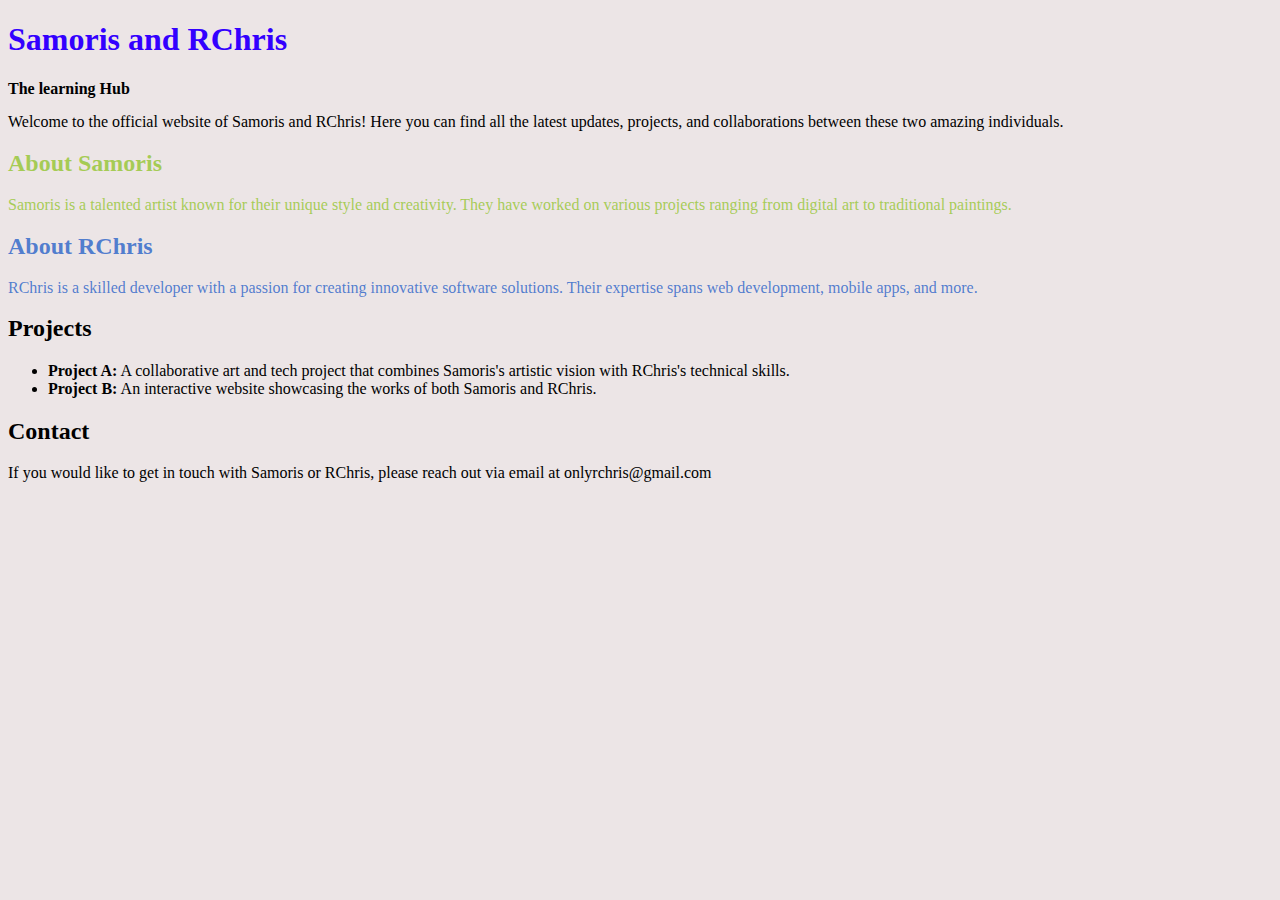
<file: Day 1/index.html>
<!DOCTYPE html>
<html lang="en">
<head>
    <meta charset="UTF-8">
    <meta name="viewport" content="width=device-width, initial-scale=1.0">
    <title>Samoris and RChris</title>
    <link rel="stylesheet" href="style.css">
</head>

<h1>Samoris and RChris</h1>
<strong>The learning Hub</strong>
<body>
            <p>Welcome to the official website of Samoris and RChris! Here you can find all the latest updates, projects, and collaborations between these two amazing individuals.</p>
            <h2 class="Samoris_color">About Samoris</h2>
            <p class="Samoris_color">Samoris is a talented artist known for their unique style and creativity. They have worked on various projects ranging from digital art to traditional paintings.</p>
            <h2 class="RChris_color">About RChris</h2>
    <p class="RChris_color">RChris is a skilled developer with a passion for creating innovative software solutions. Their expertise spans web development, mobile apps, and more.</p>
    <h2>Projects</h2>
    <ul>
        <li><strong>Project A:</strong> A collaborative art and tech project that combines Samoris's artistic vision with RChris's technical skills.</li>
        <li><strong>Project B:</strong> An interactive website showcasing the works of both Samoris and RChris.</li>
    </ul>
    <h2>Contact</h2>
    <p>If you would like to get in touch with Samoris or RChris, please reach out via email at onlyrchris@gmail.com
</body>
</html>
</file>
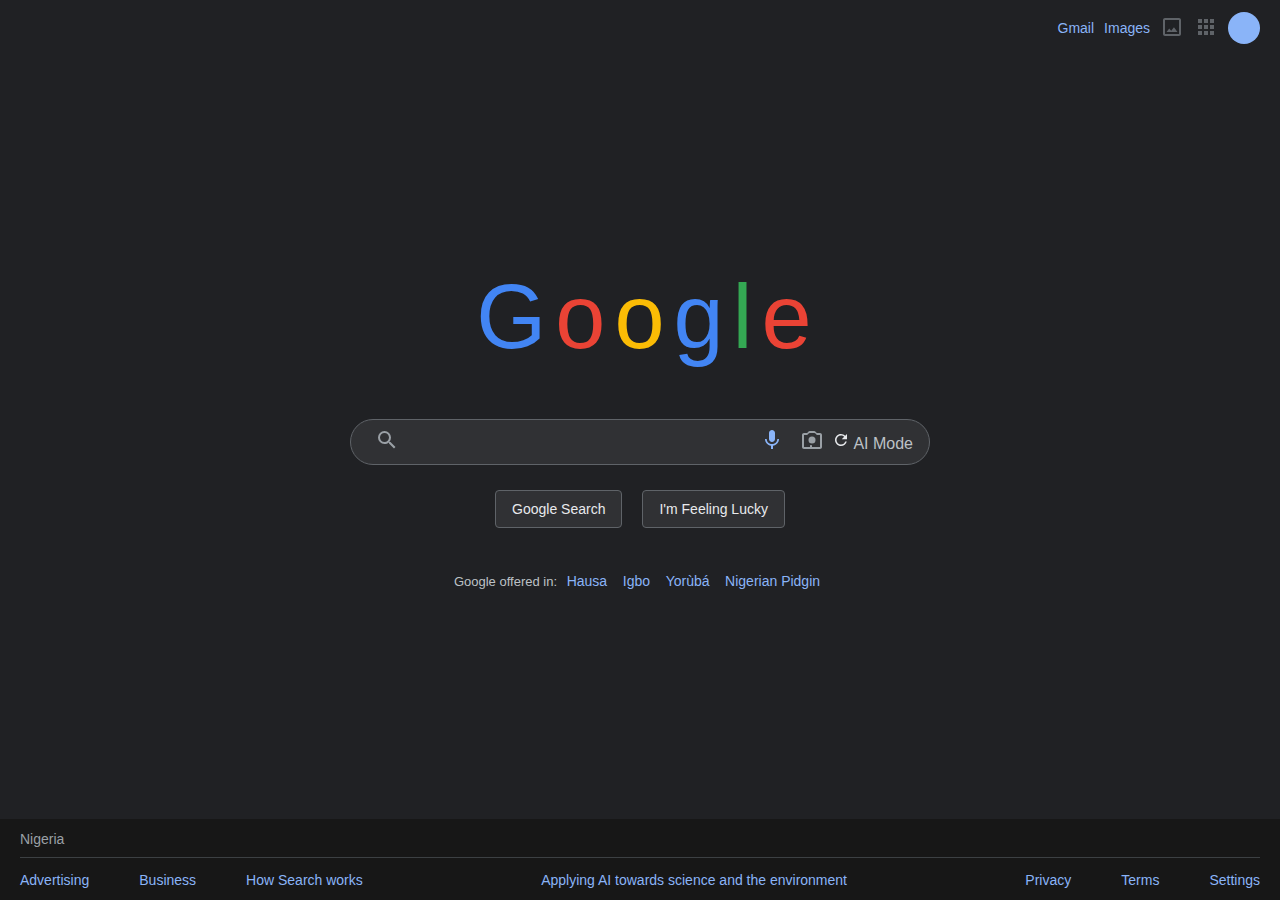
<file: Day 2/index.html>
<!DOCTYPE html>
<html lang="en">
<head>
  <meta charset="UTF-8" />
  <meta name="viewport" content="width=device-width, initial-scale=1.0"/>
  <title>Google</title>
  <link rel="stylesheet" href="style.css">
</head>
<body>

  <header class="top-bar">
  <div class="right-links">
    <a href="#">Gmail</a>
    <a href="#">Images</a>
    <div class="lab-icon">
      <svg viewBox="0 0 24 24" width="24" height="24" fill="#5f6368">
        <path d="M19 3H5c-1.1 0-2 .9-2 2v14c0 1.1.9 2 2 2h14c1.1 0 2-.9 2-2V5c0-1.1-.9-2-2-2zm0 16H5V5h14v14zm-5.04-6.71l-2.75 3.54-1.96-2.36L6.5 17h11l-3.54-4.71z"/>
      </svg>
    </div>
    <div class="apps-icon">
      <svg viewBox="0 0 24 24" width="24" height="24" fill="#5f6368">
        <path d="M4 8h4V4H4v4zm6 12h4v-4h-4v4zm-6 0h4v-4H4v4zm0-6h4v-4H4v4zm6 0h4v-4h-4v4zm6-10v4h4V4h-4zm-6 4h4V4h-4v4zm6 6h4v-4h-4v4zm0 6h4v-4h-4v4z"/>
      </svg>
    </div>
    <div class="profile-pic"></div>
  </div>
</header>
  <main>
   <div class="logo">
  <span style="color: #4285f4;">G</span>
  <span style="color: #ea4335;">o</span>
  <span style="color: #fbbc05;">o</span>
  <span style="color: #4285f4;">g</span>
  <span style="color: #34a853;">l</span>
  <span style="color: #ea4335;">e</span>
</div>
    <div class="search-container">
      <div class="search-bar">
  <div class="search-icon">
    <svg viewBox="0 0 24 24" width="24" height="24" fill="#9aa0a6">
      <path d="M15.5 14h-.79l-.28-.27A6.471 6.471 0 0 0 16 9.5 6.5 6.5 0 1 0 9.5 16c1.61 0 3.09-.59 4.23-1.57l.27.28v.79l5 4.99L20.49 19l-4.99-5zm-6 0C7.01 14 5 11.99 5 9.5S7.01 5 9.5 5 14 7.01 14 9.5 11.99 14 9.5 14z"/>
    </svg>
  </div>

  <input type="text" placeholder="" autocomplete="off">

  <div class="mic-icon">
    <svg viewBox="0 0 24 24" width="24" height="24" fill="#8ab4f8">
      <path d="M12 14c1.66 0 2.99-1.34 2.99-3L15 5c0-1.66-1.34-3-3-3S9 3.34 9 5v6c0 1.66 1.34 3 3 3zm5.3-3c0 3-2.54 5.1-5.3 5.1S6.7 14 6.7 11H5c0 3.41 2.72 6.23 6 6.72V21h2v-3.28c3.28-.48 6-3.3 6-6.72h-1.7z"/>
    </svg>
  </div>

  <div class="camera-icon">
    <svg viewBox="0 0 24 24" width="24" height="24" fill="#9aa0a6">
      <path d="M20 5h-3.17l-1.24-1.35A2 2 0 0 0 14.12 3H9.88a2 2 0 0 0-1.59.65L7.17 5H4c-1.1 0-2 .9-2 2v12c0 1.1.9 2 2 2h16c1.1 0 2-.9 2-2V7c0-1.1-.9-2-2-2zm0 14h-8v-1c0-.55-.45-1-1-1s-1 .45-1 1v1H4V7h3.17l1.24-1.35A2 2 0 0 1 9.88 5h4.24a2 2 0 0 1 1.59.65L16.83 7H20v12z"/>
      <circle cx="12" cy="12" r="3.5"/>
    </svg>
  </div>
  <div class="ai-mode">
  <svg class="ai-icon" viewBox="0 0 24 24" width="18" height="18" fill="#e8eaed">
    <path d="M17.65 6.35A7.958 7.958 0 0 0 12 4c-4.42 0-7.99 3.58-7.99 8s3.57 8 7.99 8c3.73 0 6.84-2.55 7.73-6h-2.08A5.99 5.99 0 0 1 12 18c-3.31 0-6-2.69-6-6s2.69-6 6-6c1.66 0 3.14.69 4.22 1.78L13 11h7V4l-2.35 2.35z"/>
  </svg>
  AI Mode
</div>
</div>

      <div class="buttons">
        <button>Google Search</button>
        <button>I'm Feeling Lucky</button>
      </div>
    </div>

    <div class="language">
      Google offered in: 
      <a href="#">Hausa</a> 
      <a href="#">Igbo</a> 
      <a href="#">Yorùbá</a> 
      <a href="#">Nigerian Pidgin</a>
    </div>
  </main>

  <footer>
    <div class="country">Nigeria</div>
    <div class="footer-links">
      <div class="left">
        <a href="#">Advertising</a>
        <a href="#">Business</a>
        <a href="#">How Search works</a>
      </div>
      <div class="Ai">
        <a href="#">Applying AI towards science and the environment</a>
      </div>
      <div class="right">
        <a href="#">Privacy</a>
        <a href="#">Terms</a>
        <a href="#">Settings</a>
      </div>
    </div>
  </footer>

</body>
</html>
</file>
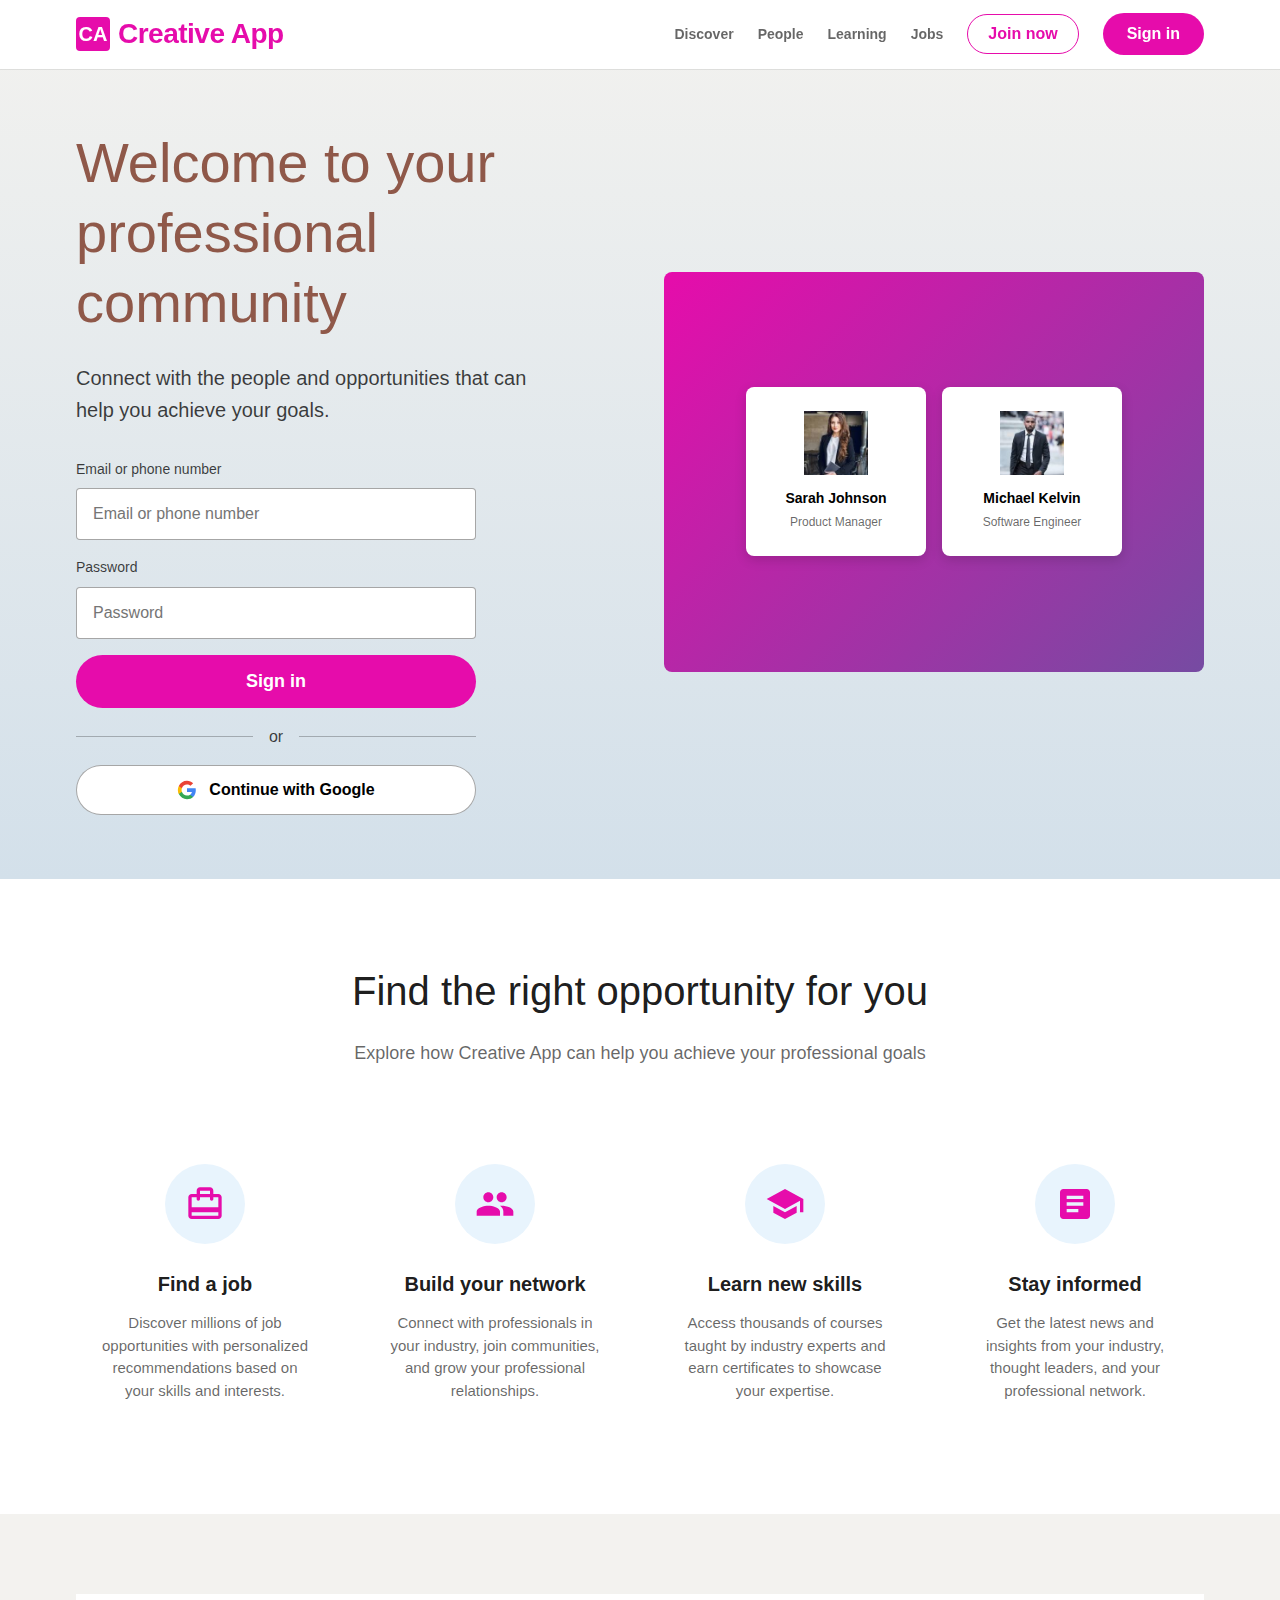
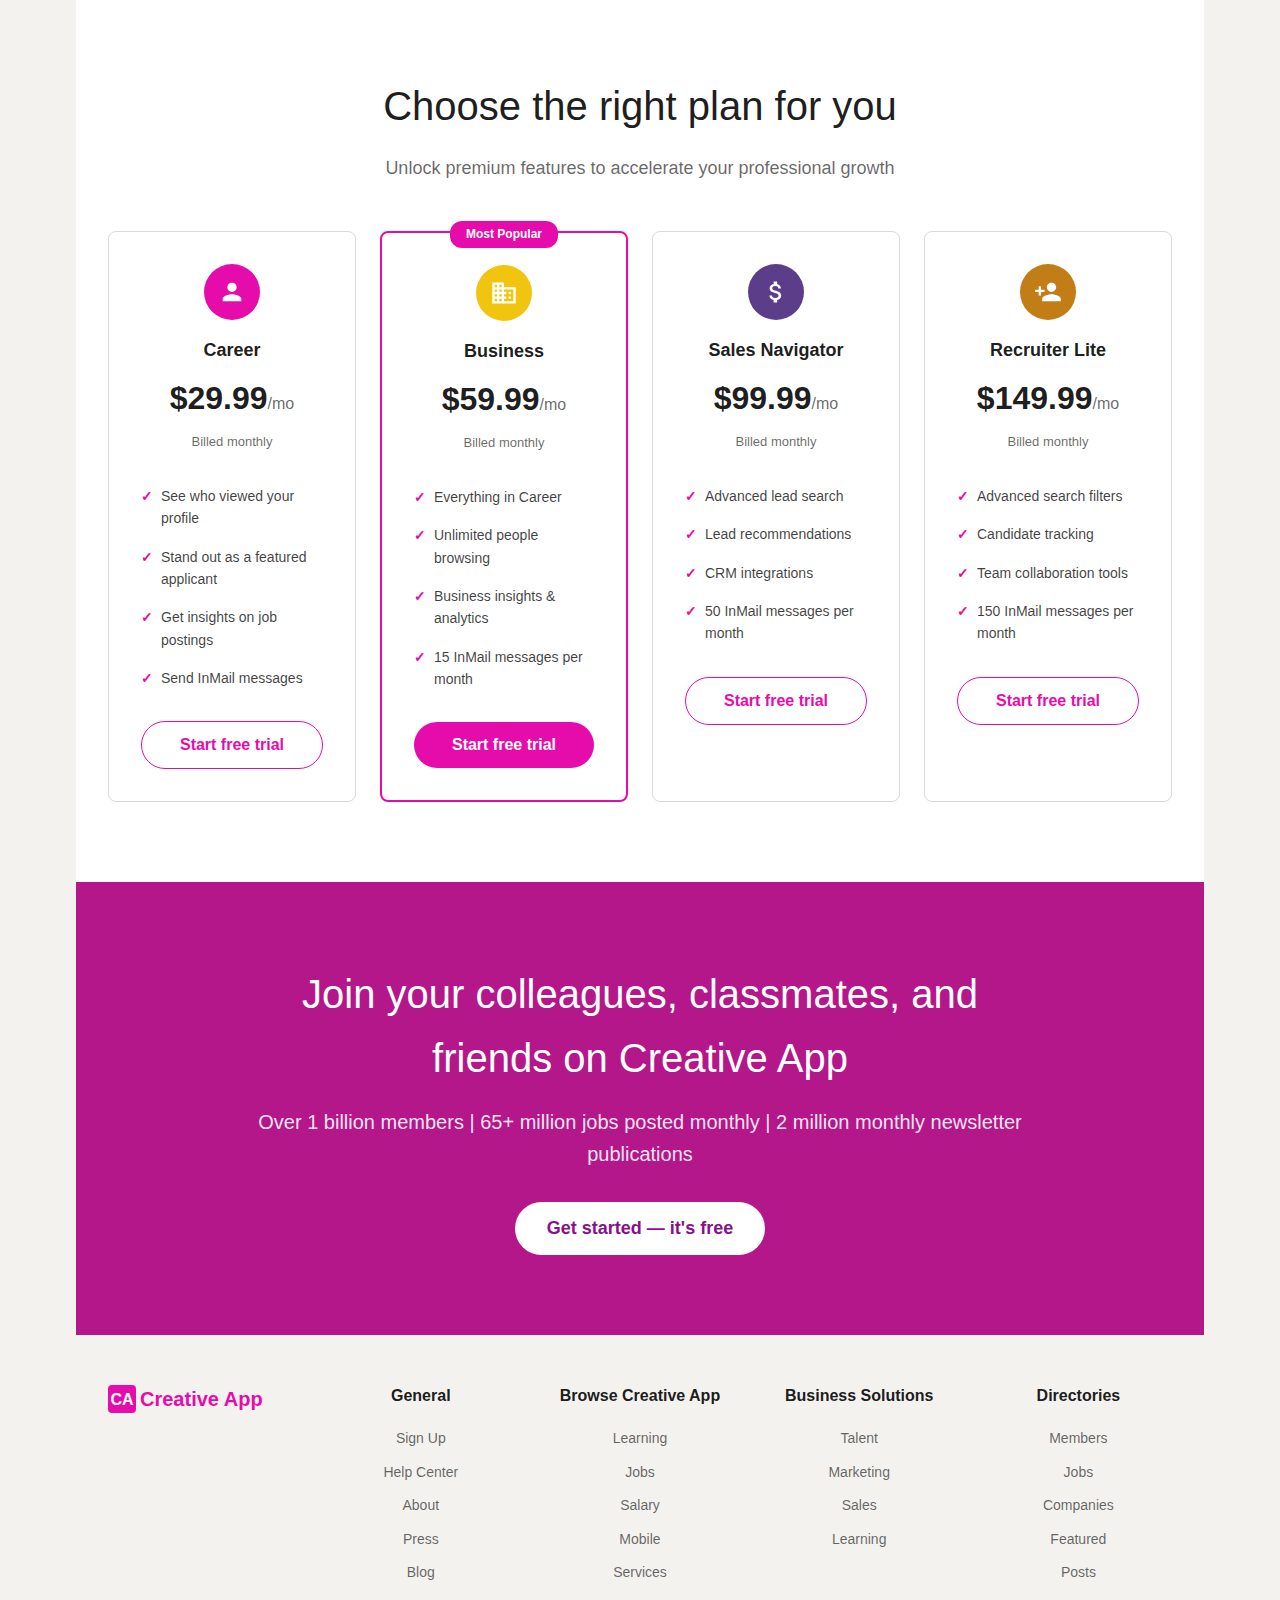
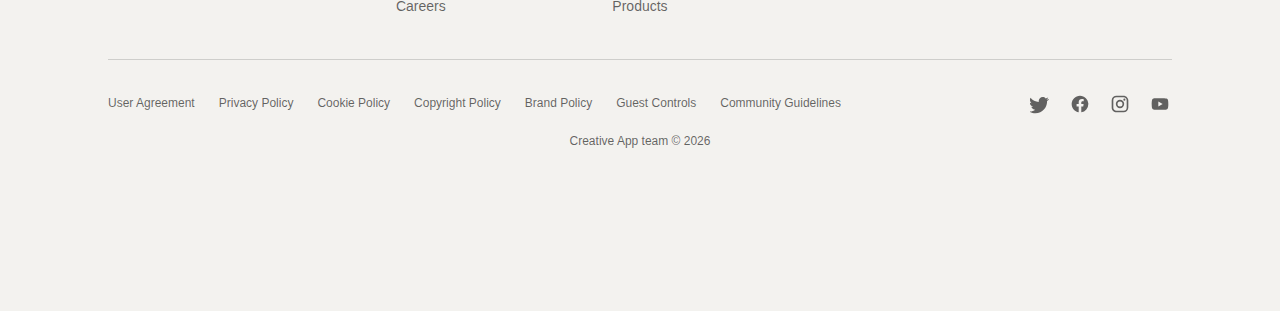
<file: Day 4/index.html>
<!DOCTYPE html>
<html lang="en">
<head>
  <meta charset="UTF-8">
  <meta name="viewport" content="width=device-width, initial-scale=1.0">
  <title>Creative App - Connect to Opportunity</title>
  <!-- Moved all styles to external stylesheet -->
  <link rel="stylesheet" href="style.css">
</head>
<body>
  <!-- Header -->
  <header>
    <div class="header-container">
      <a href="#" class="logo">
        <div class="logo-icon">CA</div>
        <span class="logo-text">Creative App</span>
      </a>
      <nav>
        <a href="#">Discover</a>
        <a href="#">People</a>
        <a href="#">Learning</a>
        <a href="#">Jobs</a>
        <button class="btn-join">Join now</button>
        <button class="btn-signin">Sign in</button>
      </nav>
    </div>
  </header>

  <!-- Hero Section -->
  <section class="hero">
    <div class="hero-container">
      <div class="hero-content">
        <h1>Welcome to your professional community</h1>
        <p>Connect with the people and opportunities that can help you achieve your goals.</p>
        <div class="hero-cta">
          <div class="hero-input">
            <label for="email">Email or phone number</label>
            <input type="email" id="email" placeholder="Email or phone number">
          </div>
          <div class="hero-input">
            <label for="password">Password</label>
            <input type="password" id="password" placeholder="Password">
          </div>
          <button class="btn-hero">Sign in</button>
          <div class="divider">or</div>
          <button class="btn-google">
            <svg width="20" height="20" viewBox="0 0 24 24">
              <path fill="#4285F4" d="M22.56 12.25c0-.78-.07-1.53-.2-2.25H12v4.26h5.92c-.26 1.37-1.04 2.53-2.21 3.31v2.77h3.57c2.08-1.92 3.28-4.74 3.28-8.09z"/>
              <path fill="#34A853" d="M12 23c2.97 0 5.46-.98 7.28-2.66l-3.57-2.77c-.98.66-2.23 1.06-3.71 1.06-2.86 0-5.29-1.93-6.16-4.53H2.18v2.84C3.99 20.53 7.7 23 12 23z"/>
              <path fill="#FBBC05" d="M5.84 14.09c-.22-.66-.35-1.36-.35-2.09s.13-1.43.35-2.09V7.07H2.18C1.43 8.55 1 10.22 1 12s.43 3.45 1.18 4.93l2.85-2.22.81-.62z"/>
              <path fill="#EA4335" d="M12 5.38c1.62 0 3.06.56 4.21 1.64l3.15-3.15C17.45 2.09 14.97 1 12 1 7.7 1 3.99 3.47 2.18 7.07l3.66 2.84c.87-2.6 3.3-4.53 6.16-4.53z"/>
            </svg>
            Continue with Google
          </button>
        </div>
      </div>
      <div class="hero-image">
        <div class="hero-illustration">
          <div class="illustration-content">
            <div class="profile-card">
              <div class="profile-avatar"> <img src="[data-uri]" alt=""></div>
              <div class="profile-name">Sarah Johnson</div>
              <div class="profile-title">Product Manager</div>
            </div>
            <div class="profile-card">
              <div class="profile-avatar"> <img src="[data-uri]" alt=""></div>
              <div class="profile-name">Michael Kelvin</div>
              <div class="profile-title">Software Engineer</div>
            </div>
          </div>
        </div>
      </div>
    </div>
  </section>

  <!-- Features Section -->
  <section class="features">
    <div class="features-container">
      <div class="features-header">
        <h2>Find the right opportunity for you</h2>
        <p>Explore how Creative App can help you achieve your professional goals</p>
      </div>
      <div class="features-grid">
        <div class="feature-card">
          <div class="feature-icon">
            <svg viewBox="0 0 24 24" fill="currentColor">
              <path d="M20 6h-3V4c0-1.1-.9-2-2-2H9c-1.1 0-2 .9-2 2v2H4c-1.1 0-2 .9-2 2v11c0 1.1.9 2 2 2h16c1.1 0 2-.9 2-2V8c0-1.1-.9-2-2-2zM9 4h6v2H9V4zm11 15H4v-2h16v2zm0-5H4V8h3v1c0 .55.45 1 1 1s1-.45 1-1V8h6v1c0 .55.45 1 1 1s1-.45 1-1V8h3v6z"/>
            </svg>
          </div>
          <h3>Find a job</h3>
          <p>Discover millions of job opportunities with personalized recommendations based on your skills and interests.</p>
        </div>
        <div class="feature-card">
          <div class="feature-icon">
            <svg viewBox="0 0 24 24" fill="currentColor">
              <path d="M16 11c1.66 0 2.99-1.34 2.99-3S17.66 5 16 5c-1.66 0-3 1.34-3 3s1.34 3 3 3zm-8 0c1.66 0 2.99-1.34 2.99-3S9.66 5 8 5C6.34 5 5 6.34 5 8s1.34 3 3 3zm0 2c-2.33 0-7 1.17-7 3.5V19h14v-2.5c0-2.33-4.67-3.5-7-3.5zm8 0c-.29 0-.62.02-.97.05 1.16.84 1.97 1.97 1.97 3.45V19h6v-2.5c0-2.33-4.67-3.5-7-3.5z"/>
            </svg>
          </div>
          <h3>Build your network</h3>
          <p>Connect with professionals in your industry, join communities, and grow your professional relationships.</p>
        </div>
        <div class="feature-card">
          <div class="feature-icon">
            <svg viewBox="0 0 24 24" fill="currentColor">
              <path d="M5 13.18v4L12 21l7-3.82v-4L12 17l-7-3.82zM12 3L1 9l11 6 9-4.91V17h2V9L12 3z"/>
            </svg>
          </div>
          <h3>Learn new skills</h3>
          <p>Access thousands of courses taught by industry experts and earn certificates to showcase your expertise.</p>
        </div>
        <div class="feature-card">
          <div class="feature-icon">
            <svg viewBox="0 0 24 24" fill="currentColor">
              <path d="M19 3H5c-1.1 0-2 .9-2 2v14c0 1.1.9 2 2 2h14c1.1 0 2-.9 2-2V5c0-1.1-.9-2-2-2zm-5 14H7v-2h7v2zm3-4H7v-2h10v2zm0-4H7V7h10v2z"/>
            </svg>
          </div>
          <h3>Stay informed</h3>
          <p>Get the latest news and insights from your industry, thought leaders, and your professional network.</p>
        </div>
      </div>
    </div>
  </section>

  <!-- Testimonials Section -->
  <section class="testimonials">
    <div class="testimonials-container">
      <div class="testimonials-header">
        
  <!-- Pricing Section -->
  <section class="pricing">
    <div class="pricing-container">
      <div class="pricing-header">
        <h2>Choose the right plan for you</h2>
        <p>Unlock premium features to accelerate your professional growth</p>
      </div>
      <div class="pricing-grid">
        <div class="pricing-card">
          <div class="pricing-icon career">
            <svg width="28" height="28" viewBox="0 0 24 24" fill="white">
              <path d="M12 12c2.21 0 4-1.79 4-4s-1.79-4-4-4-4 1.79-4 4 1.79 4 4 4zm0 2c-2.67 0-8 1.34-8 4v2h16v-2c0-2.66-5.33-4-8-4z"/>
            </svg>
          </div>
          <h3>Career</h3>
          <div class="price">$29.99<span>/mo</span></div>
          <div class="billing">Billed monthly</div>
          <ul class="pricing-features">
            <li>See who viewed your profile</li>
            <li>Stand out as a featured applicant</li>
            <li>Get insights on job postings</li>
            <li>Send InMail messages</li>
          </ul>
          <button class="btn-pricing secondary">Start free trial</button>
        </div>
        <div class="pricing-card featured">
          <div class="pricing-icon business">
            <svg width="28" height="28" viewBox="0 0 24 24" fill="white">
              <path d="M12 7V3H2v18h20V7H12zM6 19H4v-2h2v2zm0-4H4v-2h2v2zm0-4H4V9h2v2zm0-4H4V5h2v2zm4 12H8v-2h2v2zm0-4H8v-2h2v2zm0-4H8V9h2v2zm0-4H8V5h2v2zm10 12h-8v-2h2v-2h-2v-2h2v-2h-2V9h8v10zm-2-8h-2v2h2v-2zm0 4h-2v2h2v-2z"/>
            </svg>
          </div>
          <h3>Business</h3>
          <div class="price">$59.99<span>/mo</span></div>
          <div class="billing">Billed monthly</div>
          <ul class="pricing-features">
            <li>Everything in Career</li>
            <li>Unlimited people browsing</li>
            <li>Business insights & analytics</li>
            <li>15 InMail messages per month</li>
          </ul>
          <button class="btn-pricing primary">Start free trial</button>
        </div>
        <div class="pricing-card">
          <div class="pricing-icon sales">
            <svg width="28" height="28" viewBox="0 0 24 24" fill="white">
              <path d="M11.8 10.9c-2.27-.59-3-1.2-3-2.15 0-1.09 1.01-1.85 2.7-1.85 1.78 0 2.44.85 2.5 2.1h2.21c-.07-1.72-1.12-3.3-3.21-3.81V3h-3v2.16c-1.94.42-3.5 1.68-3.5 3.61 0 2.31 1.91 3.46 4.7 4.13 2.5.6 3 1.48 3 2.41 0 .69-.49 1.79-2.7 1.79-2.06 0-2.87-.92-2.98-2.1h-2.2c.12 2.19 1.76 3.42 3.68 3.83V21h3v-2.15c1.95-.37 3.5-1.5 3.5-3.55 0-2.84-2.43-3.81-4.7-4.4z"/>
            </svg>
          </div>
          <h3>Sales Navigator</h3>
          <div class="price">$99.99<span>/mo</span></div>
          <div class="billing">Billed monthly</div>
          <ul class="pricing-features">
            <li>Advanced lead search</li>
            <li>Lead recommendations</li>
            <li>CRM integrations</li>
            <li>50 InMail messages per month</li>
          </ul>
          <button class="btn-pricing secondary">Start free trial</button>
        </div>
        <div class="pricing-card">
          <div class="pricing-icon recruiter">
            <svg width="28" height="28" viewBox="0 0 24 24" fill="white">
              <path d="M15 12c2.21 0 4-1.79 4-4s-1.79-4-4-4-4 1.79-4 4 1.79 4 4 4zm-9-2V7H4v3H1v2h3v3h2v-3h3v-2H6zm9 4c-2.67 0-8 1.34-8 4v2h16v-2c0-2.66-5.33-4-8-4z"/>
            </svg>
          </div>
          <h3>Recruiter Lite</h3>
          <div class="price">$149.99<span>/mo</span></div>
          <div class="billing">Billed monthly</div>
          <ul class="pricing-features">
            <li>Advanced search filters</li>
            <li>Candidate tracking</li>
            <li>Team collaboration tools</li>
            <li>150 InMail messages per month</li>
          </ul>
          <button class="btn-pricing secondary">Start free trial</button>
        </div>
      </div>
    </div>
  </section>

  <!-- CTA Section -->
  <section class="cta">
    <div class="cta-container">
      <h2>Join your colleagues, classmates, and friends on Creative App</h2>
      <p>Over 1 billion members | 65+ million jobs posted monthly | 2 million monthly newsletter publications</p>
      <button class="btn-cta">Get started — it's free</button>
    </div>
  </section>

  <!-- Footer -->
  <footer>
    <div class="footer-container">
      <div class="footer-grid">
        <div class="footer-column">
          <div class="footer-logo">
            <div class="footer-logo-icon">CA</div>
            <span class="footer-logo-text">Creative App</span>
          </div>
        </div>
        <div class="footer-column">
          <h4>General</h4>
          <ul>
            <li><a href="#">Sign Up</a></li>
            <li><a href="#">Help Center</a></li>
            <li><a href="#">About</a></li>
            <li><a href="#">Press</a></li>
            <li><a href="#">Blog</a></li>
            <li><a href="#">Careers</a></li>
          </ul>
        </div>
        <div class="footer-column">
          <h4>Browse Creative App</h4>
          <ul>
            <li><a href="#">Learning</a></li>
            <li><a href="#">Jobs</a></li>
            <li><a href="#">Salary</a></li>
            <li><a href="#">Mobile</a></li>
            <li><a href="#">Services</a></li>
            <li><a href="#">Products</a></li>
          </ul>
        </div>
        <div class="footer-column">
          <h4>Business Solutions</h4>
          <ul>
            <li><a href="#">Talent</a></li>
            <li><a href="#">Marketing</a></li>
            <li><a href="#">Sales</a></li>
            <li><a href="#">Learning</a></li>
          </ul>
        </div>
        <div class="footer-column">
          <h4>Directories</h4>
          <ul>
            <li><a href="#">Members</a></li>
            <li><a href="#">Jobs</a></li>
            <li><a href="#">Companies</a></li>
            <li><a href="#">Featured</a></li>
            <li><a href="#">Posts</a></li>
          </ul>
        </div>
      </div>
      <div class="footer-bottom">
        <div class="footer-links">
          <a href="#">User Agreement</a>
          <a href="#">Privacy Policy</a>
          <a href="#">Cookie Policy</a>
          <a href="#">Copyright Policy</a>
          <a href="#">Brand Policy</a>
          <a href="#">Guest Controls</a>
          <a href="#">Community Guidelines</a>
        </div>
        <div class="social-icons">
          <a href="#" class="social-icon">
            <svg width="20" height="20" viewBox="0 0 24 24" fill="currentColor">
              <path d="M22.46 6c-.85.38-1.78.64-2.75.76 1-.6 1.76-1.55 2.12-2.68-.93.55-1.96.95-3.06 1.17-.88-.94-2.13-1.53-3.51-1.53-2.66 0-4.81 2.16-4.81 4.81 0 .38.04.75.13 1.1-4-.2-7.58-2.11-9.96-5.02-.42.72-.66 1.56-.66 2.46 0 1.68.85 3.16 2.14 4.02-.79-.02-1.53-.24-2.18-.6v.06c0 2.35 1.67 4.31 3.88 4.76-.4.1-.83.16-1.27.16-.31 0-.62-.03-.92-.08.63 1.96 2.45 3.39 4.61 3.43-1.69 1.32-3.83 2.1-6.15 2.1-.4 0-.8-.02-1.19-.07 2.19 1.4 4.78 2.22 7.57 2.22 9.07 0 14.02-7.52 14.02-14.02 0-.21 0-.42-.01-.63.96-.69 1.79-1.56 2.45-2.55z"/>
            </svg>
          </a>
          <a href="#" class="social-icon">
            <svg width="20" height="20" viewBox="0 0 24 24" fill="currentColor">
              <path d="M12 2.04c-5.5 0-10 4.49-10 10.02 0 5 3.66 9.15 8.44 9.9v-7H7.9v-2.9h2.54V9.85c0-2.51 1.49-3.89 3.78-3.89 1.09 0 2.23.19 2.23.19v2.47h-1.26c-1.24 0-1.63.77-1.63 1.56v1.88h2.78l-.45 2.9h-2.33v7a10 10 0 0 0 8.44-9.9c0-5.53-4.5-10.02-10-10.02z"/>
            </svg>
          </a>
          <a href="#" class="social-icon">
            <svg width="20" height="20" viewBox="0 0 24 24" fill="currentColor">
              <path d="M7.8 2h8.4C19.4 2 22 4.6 22 7.8v8.4a5.8 5.8 0 0 1-5.8 5.8H7.8C4.6 22 2 19.4 2 16.2V7.8A5.8 5.8 0 0 1 7.8 2m-.2 2A3.6 3.6 0 0 0 4 7.6v8.8C4 18.39 5.61 20 7.6 20h8.8a3.6 3.6 0 0 0 3.6-3.6V7.6C20 5.61 18.39 4 16.4 4H7.6m9.65 1.5a1.25 1.25 0 0 1 1.25 1.25A1.25 1.25 0 0 1 17.25 8 1.25 1.25 0 0 1 16 6.75a1.25 1.25 0 0 1 1.25-1.25M12 7a5 5 0 0 1 5 5 5 5 0 0 1-5 5 5 5 0 0 1-5-5 5 5 0 0 1 5-5m0 2a3 3 0 0 0-3 3 3 3 0 0 0 3 3 3 3 0 0 0 3-3 3 3 0 0 0-3-3z"/>
            </svg>
          </a>
          <a href="#" class="social-icon">
            <svg width="20" height="20" viewBox="0 0 24 24" fill="currentColor">
              <path d="M10 15l5.19-3L10 9v6m11.56-7.83c.13.47.22 1.1.28 1.9.07.8.1 1.49.1 2.09L22 12c0 2.19-.16 3.8-.44 4.83-.25.9-.83 1.48-1.73 1.73-.47.13-1.33.22-2.65.28-1.3.07-2.49.1-3.59.1L12 19c-4.19 0-6.8-.16-7.83-.44-.9-.25-1.48-.83-1.73-1.73-.13-.47-.22-1.1-.28-1.9-.07-.8-.1-1.49-.1-2.09L2 12c0-2.19.16-3.8.44-4.83.25-.9.83-1.48 1.73-1.73.47-.13 1.33-.22 2.65-.28 1.3-.07 2.49-.1 3.59-.1L12 5c4.19 0 6.8.16 7.83.44.9.25 1.48.83 1.73 1.73z"/>
            </svg>
          </a>
        </div>
      </div>
      <p class="copyright">Creative App team © 2026</p>
    </div>
  </footer>
</body>
</html>
</file>
<file: Day 1/style.css>
body {
    background-color: #eae1e3e1;
    }
    h1 {
    color: rgb(51, 0, 255);
    }
    p {
    font-size: 16px;
    line-height: 1.0;
    }
    .Samoris_color {
    color: #8ec325c1;}
    .RChris_color {
    color: #1e5cc6c5;}
    .
</file>
<file: Day 2/style.css>
* {
  margin: 0;
  padding: 0;
  box-sizing: border-box;
}

body {
  font-family: Arial, sans-serif;
  height: 100vh;
  display: flex;
  flex-direction: column;
  background-color: #202124;
  color: #bdc1c6;
  margin: 0;
}

a {
  text-decoration: none;
  color: #8ab4f8;          /* ← change to this nicer blue */
  font-size: 14px;
}

a:hover {
  text-decoration: underline;
}

/* Top bar */
.top-bar {
  padding: 12px 20px;
  display: flex;
  justify-content: flex-end;
  align-items: center;
  font-size: 13px;
}

.left, .right, .right-links {
  display: flex;
  gap: 50px;
  align-items: center;
}
.right-links {
  gap: 10px;
}

.right .apps-icon {
  font-size: 22px;
  cursor: pointer;
}

.profile-pic {
  width: 32px;
  height: 32px;
  border-radius: 50%;
  background: #8ab4f8;
  background-image: url('https://images.unsplash.com/photo-1494790108377-be9c29b29330?w=100');
  background-size: cover;
}

/* Main content */
main {
  flex: 1;
  display: flex;
  flex-direction: column;
  align-items: center;
  justify-content: center;
  gap: 25px;
}

.logo {
  font-size: 90px;
  letter-spacing: -8px;    /* ← this fixes spacing */
  font-weight: normal;
  margin: 0 0 25px 0;
}

.blue  { color: #e3e4e6e7; }
.red   { color: #f2f1f1; }
.yellow{ color: hwb(45 94% 4%); }
.green { color: #f3f8f4; }

/* Search bar */
.search-container {
  width: 100%;
  max-width: 580px;
  text-align: center;
}

.search-bar {
  height: 44px;
  background: #303134;
  border: 1px solid #5f6368;
  border-radius: 24px;
  display: flex;
  align-items: center;
  padding: 0 16px;
  margin-bottom: 25px;
}

.search-bar:hover {
  background: #303134;
  box-shadow: 0 1px 6px rgba(255,255,255,0.08);
}

.search-bar input {
  flex: 1;
  background: transparent;
  border: none;
  outline: none;
  color: #e8eaed;
  font-size: 16px;
  padding: 0 10px;
}

.search-icon, .mic-icon {
  font-size: 20px;
  cursor: pointer;
  color: #9aa0a6;
}

.mic-icon {
  color: #8ab4f8;
}

/* Buttons */
.buttons {
  display: flex;
  gap: 12px;
  justify-content: center;
  flex-wrap: wrap;
}

button {
  background: #303134;
  border: 1px solid #5f6368;
  color: #e8eaed;
  padding: 10px 16px;
  border-radius: 4px;
  font-size: 14px;
  cursor: pointer;
  margin: 0 4px;
}

button:hover {
  border: 1px solid #8ab4f8;
  background: #3c4043;
}

/* Language & Footer */
.language {
  font-size: 13px;
  margin: 20px 0;
}

.language a {
  margin: 0 6px;
  color: #8ab4f8;
}

footer {
  background: #171717;
  padding: 12px 20px;
  font-size: 14px;
}

.country {
  padding-bottom: 10px;
  border-bottom: 1px solid #3c4043;
  color: #9aa0a6;
}

.footer-links {
  display: flex;
  justify-content: space-between;
  padding-top: 14px;
  flex-wrap: wrap;
  gap: 20px;
}

@media (max-width: 600px) {
  .logo { font-size: 70px; }
  .search-container { padding: 0 20px; }
}
.search-bar {
  background: #303134;
  border: 1px solid #5f6368;
  border-radius: 999px;
  height: 46px;
  padding: 0 16px;
  display: flex;
  align-items: center;
}

.search-icon, .mic-icon, .camera-icon {
  padding: 8px;
  cursor: pointer;
}

.mic-icon svg { fill: #8ab4f8 !important; }  /* nice blue mic */
</file>
<file: Day 4/style.css>
* {
  margin: 0;
  padding: 0;
  box-sizing: border-box;
}

body {
  font-family: -apple-system, BlinkMacSystemFont, "Segoe UI", Roboto, Oxygen, Ubuntu, sans-serif;
  line-height: 1.6;
  color: #000000;
  background-color: #f3f2ef;
}

/* Header Styles */
header {
  background-color: #ffffff;
  padding: 0.75rem 2rem;
  position: fixed;
  width: 100%;
  top: 0;
  z-index: 1000;
  box-shadow: 0 0 0 1px rgba(0, 0, 0, 0.08);
}

.header-container {
  max-width: 1128px;
  margin: 0 auto;
  display: flex;
  justify-content: space-between;
  align-items: center;
}

.logo {
  display: flex;
  align-items: center;
  gap: 0.5rem;
  text-decoration: none;
}

.logo-icon {
  width: 34px;
  height: 34px;
  background-color: #e60cab;
  border-radius: 4px;
  display: flex;
  align-items: center;
  justify-content: center;
  color: white;
  font-weight: 700;
  font-size: 1.25rem;
}

.logo-text {
  font-size: 1.75rem;
  font-weight: 600;
  color: #e60cab;
  letter-spacing: -0.5px;
}

nav {
  display: flex;
  align-items: center;
  gap: 1.5rem;
}

nav a {
  text-decoration: none;
  color: rgba(0, 0, 0, 0.6);
  font-size: 0.875rem;
  font-weight: 600;
  transition: color 0.2s;
}

nav a:hover {
  color: #000000;
}

.btn-join {
  background-color: transparent;
  border: 1px solid #e60cab;
  color: #e60cab;
  padding: 0.625rem 1.25rem;
  border-radius: 24px;
  font-size: 1rem;
  font-weight: 600;
  cursor: pointer;
  transition: all 0.2s;
}

.btn-join:hover {
  background-color: #e8f4fd;
  border-color: #e60cab;
}

.btn-signin {
  background-color: #e60cab;
  border: none;
  color: #ffffff;
  padding: 0.75rem 1.5rem;
  border-radius: 24px;
  font-size: 1rem;
  font-weight: 600;
  cursor: pointer;
  transition: background-color 0.2s;
}

.btn-signin:hover {
  background-color: #e60cab;
}

/* Hero Section */
.hero {
  padding: 8rem 2rem 4rem;
  background: linear-gradient(180deg, #f3f2ef 0%, #d3e0ea 100%);
  min-height: 90vh;
  display: flex;
  align-items: center;
}

.hero-container {
  max-width: 1128px;
  margin: 0 auto;
  display: grid;
  grid-template-columns: 1fr 1fr;
  gap: 3rem;
  align-items: center;
}

.hero-content h1 {
  font-size: 3.5rem;
  font-weight: 200;
  color: #8f5849;
  line-height: 1.25;
  margin-bottom: 1.5rem;
}

.hero-content p {
  font-size: 1.25rem;
  color: rgba(0, 0, 0, 0.75);
  margin-bottom: 2rem;
  max-width: 480px;
}

.hero-cta {
  display: flex;
  flex-direction: column;
  gap: 1rem;
  max-width: 400px;
}

.hero-input {
  display: flex;
  flex-direction: column;
  gap: 0.5rem;
}

.hero-input label {
  font-size: 0.875rem;
  color: rgba(0, 0, 0, 0.75);
}

.hero-input input {
  padding: 1rem;
  border: 1px solid rgba(0, 0, 0, 0.35);
  border-radius: 4px;
  font-size: 1rem;
  transition: border-color 0.2s, box-shadow 0.2s;
}

.hero-input input:focus {
  outline: none;
  border-color: #e60cab;
  box-shadow: 0 0 0 1px #e60cab;
}

.btn-hero {
  background-color: #e60cab;
  color: white;
  padding: 1rem 1.5rem;
  border: none;
  border-radius: 28px;
  font-size: 1.125rem;
  font-weight: 600;
  cursor: pointer;
  transition: background-color 0.2s;
}

.btn-hero:hover {
  background-color: #e60cab;
}

.divider {
  display: flex;
  align-items: center;
  gap: 1rem;
  color: rgba(0, 0, 0, 0.75);
}

.divider::before,
.divider::after {
  content: "";
  flex: 1;
  height: 1px;
  background-color: rgba(0, 0, 0, 0.25);
}

.btn-google {
  display: flex;
  align-items: center;
  justify-content: center;
  gap: 0.75rem;
  background-color: #ffffff;
  border: 1px solid rgba(0, 0, 0, 0.35);
  padding: 0.875rem 1.5rem;
  border-radius: 28px;
  font-size: 1rem;
  font-weight: 600;
  cursor: pointer;
  transition: background-color 0.2s;
}

.btn-google:hover {
  background-color: rgba(0, 0, 0, 0.08);
}

.hero-image {
  display: flex;
  justify-content: center;
}

.hero-image img {
  max-width: 100%;
  height: auto;
}

.hero-illustration {
  width: 100%;
  max-width: 560px;
  height: 400px;
  background: linear-gradient(135deg, #e60cab 0%, #764ba2 100%);
  border-radius: 8px;
  display: flex;
  align-items: center;
  justify-content: center;
  position: relative;
  overflow: hidden;
}

.illustration-content {
  display: flex;
  gap: 1rem;
  padding: 2rem;
}

.profile-card {
  background: white;
  border-radius: 8px;
  padding: 1.5rem;
  width: 180px;
  text-align: center;
  box-shadow: 0 4px 12px rgba(0, 0, 0, 0.15);
}

.profile-avatar {
  width: 64px;
  height: 64px;
  background-color: #e7e7e7;
  border-radius: 50%;
  margin: 0 auto 0.75rem;
}

.profile-name {
  font-weight: 600;
  font-size: 0.875rem;
  margin-bottom: 0.25rem;
}

.profile-title {
  font-size: 0.75rem;
  color: rgba(0, 0, 0, 0.6);
}

/* Features Section */
.features {
  padding: 5rem 2rem;
  background-color: #ffffff;
}

.features-container {
  max-width: 1128px;
  margin: 0 auto;
}

.features-header {
  text-align: center;
  margin-bottom: 4rem;
}

.features-header h2 {
  font-size: 2.5rem;
  font-weight: 400;
  color: rgba(0, 0, 0, 0.9);
  margin-bottom: 1rem;
}

.features-header p {
  font-size: 1.125rem;
  color: rgba(0, 0, 0, 0.6);
  max-width: 600px;
  margin: 0 auto;
}

.features-grid {
  display: grid;
  grid-template-columns: repeat(4, 1fr);
  gap: 2rem;
}

.feature-card {
  text-align: center;
  padding: 2rem 1.5rem;
  border-radius: 8px;
  transition: box-shadow 0.3s;
}

.feature-card:hover {
  box-shadow: 0 4px 12px rgba(0, 0, 0, 0.1);
}

.feature-icon {
  width: 80px;
  height: 80px;
  margin: 0 auto 1.5rem;
  background-color: #e8f4fd;
  border-radius: 50%;
  display: flex;
  align-items: center;
  justify-content: center;
}

.feature-icon svg {
  width: 40px;
  height: 40px;
  color: #e60cab;
}

.feature-card h3 {
  font-size: 1.25rem;
  font-weight: 600;
  color: rgba(0, 0, 0, 0.9);
  margin-bottom: 0.75rem;
}

.feature-card p {
  font-size: 0.9375rem;
  color: rgba(0, 0, 0, 0.6);
  line-height: 1.5;
}

/* Testimonials Section */
.testimonials {
  padding: 5rem 2rem;
  background-color: #f3f2ef;
}

.testimonials-container {
  max-width: 1128px;
  margin: 0 auto;
}

.testimonials-header {
  text-align: center;
  margin-bottom: 3rem;
}

.testimonials-header h2 {
  font-size: 2.5rem;
  font-weight: 400;
  color: rgba(0, 0, 0, 0.9);
}

.testimonials-grid {
  display: grid;
  grid-template-columns: repeat(3, 1fr);
  gap: 2rem;
}

.testimonial-card {
  background-color: #ffffff;
  padding: 2rem;
  border-radius: 8px;
  box-shadow: 0 0 0 1px rgba(0, 0, 0, 0.08);
}

.testimonial-quote {
  font-size: 1rem;
  color: rgba(0, 0, 0, 0.75);
  font-style: italic;
  margin-bottom: 1.5rem;
  line-height: 1.6;
}

.testimonial-author {
  display: flex;
  align-items: center;
  gap: 1rem;
}

.author-avatar {
  width: 48px;
  height: 48px;
  background-color: #e7e7e7;
  border-radius: 50%;
}

.author-info h4 {
  font-size: 0.9375rem;
  font-weight: 600;
  color: rgba(0, 0, 0, 0.9);
}

.author-info p {
  font-size: 0.8125rem;
  color: rgba(0, 0, 0, 0.6);
}

/* Pricing Section */
.pricing {
  padding: 5rem 2rem;
  background-color: #ffffff;
}

.pricing-container {
  max-width: 1128px;
  margin: 0 auto;
}

.pricing-header {
  text-align: center;
  margin-bottom: 3rem;
}

.pricing-header h2 {
  font-size: 2.5rem;
  font-weight: 400;
  color: rgba(0, 0, 0, 0.9);
  margin-bottom: 1rem;
}

.pricing-header p {
  font-size: 1.125rem;
  color: rgba(0, 0, 0, 0.6);
}

.pricing-grid {
  display: grid;
  grid-template-columns: repeat(4, 1fr);
  gap: 1.5rem;
}

.pricing-card {
  border: 1px solid rgba(0, 0, 0, 0.15);
  border-radius: 8px;
  padding: 2rem;
  text-align: center;
  transition: transform 0.3s, box-shadow 0.3s;
}

.pricing-card:hover {
  transform: translateY(-4px);
  box-shadow: 0 4px 20px rgba(0, 0, 0, 0.12);
}

.pricing-card.featured {
  border-color: #e60cab;
  border-width: 2px;
  position: relative;
}

.pricing-card.featured::before {
  content: "Most Popular";
  position: absolute;
  top: -12px;
  left: 50%;
  transform: translateX(-50%);
  background-color: #e60cab;
  color: white;
  padding: 0.25rem 1rem;
  border-radius: 12px;
  font-size: 0.75rem;
  font-weight: 600;
}

.pricing-icon {
  width: 56px;
  height: 56px;
  margin: 0 auto 1rem;
  background-color: #f1c40f;
  border-radius: 50%;
  display: flex;
  align-items: center;
  justify-content: center;
}

.pricing-icon.career {
  background-color: #e60cab;
}

.pricing-icon.business {
  background-color: #e60cab];
}

.pricing-icon.sales {
  background-color: #5c3d8a;
}

.pricing-icon.recruiter {
  background-color: #c37d16;
}

.pricing-card h3 {
  font-size: 1.125rem;
  font-weight: 600;
  color: rgba(0, 0, 0, 0.9);
  margin-bottom: 0.5rem;
}

.pricing-card .price {
  font-size: 2rem;
  font-weight: 600;
  color: rgba(0, 0, 0, 0.9);
  margin-bottom: 0.5rem;
}

.pricing-card .price span {
  font-size: 1rem;
  font-weight: 400;
  color: rgba(0, 0, 0, 0.6);
}

.pricing-card .billing {
  font-size: 0.8125rem;
  color: rgba(0, 0, 0, 0.6);
  margin-bottom: 1.5rem;
}

.pricing-features {
  text-align: left;
  margin-bottom: 1.5rem;
}

.pricing-features li {
  list-style: none;
  padding: 0.5rem 0;
  font-size: 0.875rem;
  color: rgba(0, 0, 0, 0.75);
  display: flex;
  align-items: flex-start;
  gap: 0.5rem;
}

.pricing-features li::before {
  content: "✓";
  color: #e60cab;
  font-weight: 600;
}

.btn-pricing {
  width: 100%;
  padding: 0.875rem 1.5rem;
  border-radius: 24px;
  font-size: 1rem;
  font-weight: 600;
  cursor: pointer;
  transition: all 0.2s;
}

.btn-pricing.primary {
  background-color: #e60cab;
  border: none;
  color: white;
}

.btn-pricing.primary:hover {
  background-color: #e60cab;
}

.btn-pricing.secondary {
  background-color: transparent;
  border: 1px solid #e60cab;
  color: #e60cab;
}

.btn-pricing.secondary:hover {
  background-color: #e8f4fd;
}

/* CTA Section */
.cta {
  padding: 5rem 2rem;
  background-color: #b31789;
  text-align: center;
}

.cta-container {
  max-width: 800px;
  margin: 0 auto;
}

.cta h2 {
  font-size: 2.5rem;
  font-weight: 400;
  color: #ffffff;
  margin-bottom: 1rem;
}

.cta p {
  font-size: 1.25rem;
  color: rgba(255, 255, 255, 0.9);
  margin-bottom: 2rem;
}

.btn-cta {
  background-color: #ffffff;
  color: #88108c;
  padding: 1rem 2rem;
  border: none;
  border-radius: 28px;
  font-size: 1.125rem;
  font-weight: 600;
  cursor: pointer;
  transition: background-color 0.2s;
}

.btn-cta:hover {
  background-color: #f3f2ef;
}

/* Footer */
footer {
  background-color: #f3f2ef;
  padding: 3rem 2rem 2rem;
}

.footer-container {
  max-width: 1128px;
  margin: 0 auto;
}

.footer-grid {
  display: grid;
  grid-template-columns: repeat(5, 1fr);
  gap: 2rem;
  margin-bottom: 2rem;
}

.footer-logo {
  display: flex;
  align-items: center;
  gap: 0.25rem;
  margin-bottom: 1rem;
}

.footer-logo-icon {
  width: 28px;
  height: 28px;
  background-color: #e60cab;
  border-radius: 4px;
  display: flex;
  align-items: center;
  justify-content: center;
  color: white;
  font-weight: 700;
  font-size: 1rem;
}

.footer-logo-text {
  font-size: 1.25rem;
  font-weight: 600;
  color: #e60cab;
}

.footer-column h4 {
  font-size: 1rem;
  font-weight: 600;
  color: rgba(0, 0, 0, 0.9);
  margin-bottom: 1rem;
}

.footer-column ul {
  list-style: none;
}

.footer-column ul li {
  margin-bottom: 0.5rem;
}

.footer-column ul li a {
  text-decoration: none;
  color: rgba(0, 0, 0, 0.6);
  font-size: 0.875rem;
  transition: color 0.2s;
}

.footer-column ul li a:hover {
  color: #e60cab;
  text-decoration: underline;
}

.footer-bottom {
  display: flex;
  justify-content: space-between;
  align-items: center;
  padding-top: 2rem;
  border-top: 1px solid rgba(0, 0, 0, 0.15);
}

.footer-links {
  display: flex;
  gap: 1.5rem;
  flex-wrap: wrap;
}

.footer-links a {
  text-decoration: none;
  color: rgba(0, 0, 0, 0.6);
  font-size: 0.75rem;
}

.footer-links a:hover {
  color: #e60cab;
}

.social-icons {
  display: flex;
  gap: 1rem;
}

.social-icon {
  width: 24px;
  height: 24px;
  display: flex;
  align-items: center;
  justify-content: center;
  color: rgba(0, 0, 0, 0.6);
  transition: color 0.2s;
}

.social-icon:hover {
  color: #e60cab;
}

.copyright {
  font-size: 0.75rem;
  color: rgba(0, 0, 0, 0.6);
  margin-top: 1rem;
  text-align: center;
}

/* Responsive Styles */
@media (max-width: 1024px) {
  .features-grid {
    grid-template-columns: repeat(2, 1fr);
  }

  .pricing-grid {
    grid-template-columns: repeat(2, 1fr);
  }

  .footer-grid {
    grid-template-columns: repeat(3, 1fr);
  }
}

@media (max-width: 768px) {
  header {
    padding: 0.5rem 1rem;
  }

  nav {
    display: none;
  }

  .hero-container {
    grid-template-columns: 1fr;
    text-align: center;
  }

  .hero-content h1 {
    font-size: 2.5rem;
  }

  .hero-content p {
    margin: 0 auto 2rem;
  }

  .hero-cta {
    margin: 0 auto;
  }

  .hero-image {
    display: none;
  }

  .features-grid {
    grid-template-columns: 1fr;
  }

  .testimonials-grid {
    grid-template-columns: 1fr;
  }

  .pricing-grid {
    grid-template-columns: 1fr;
  }

  .footer-grid {
    grid-template-columns: 1fr;
  }

  .footer-bottom {
    flex-direction: column;
    gap: 1rem;
    text-align: center;
  }
}
</file>
